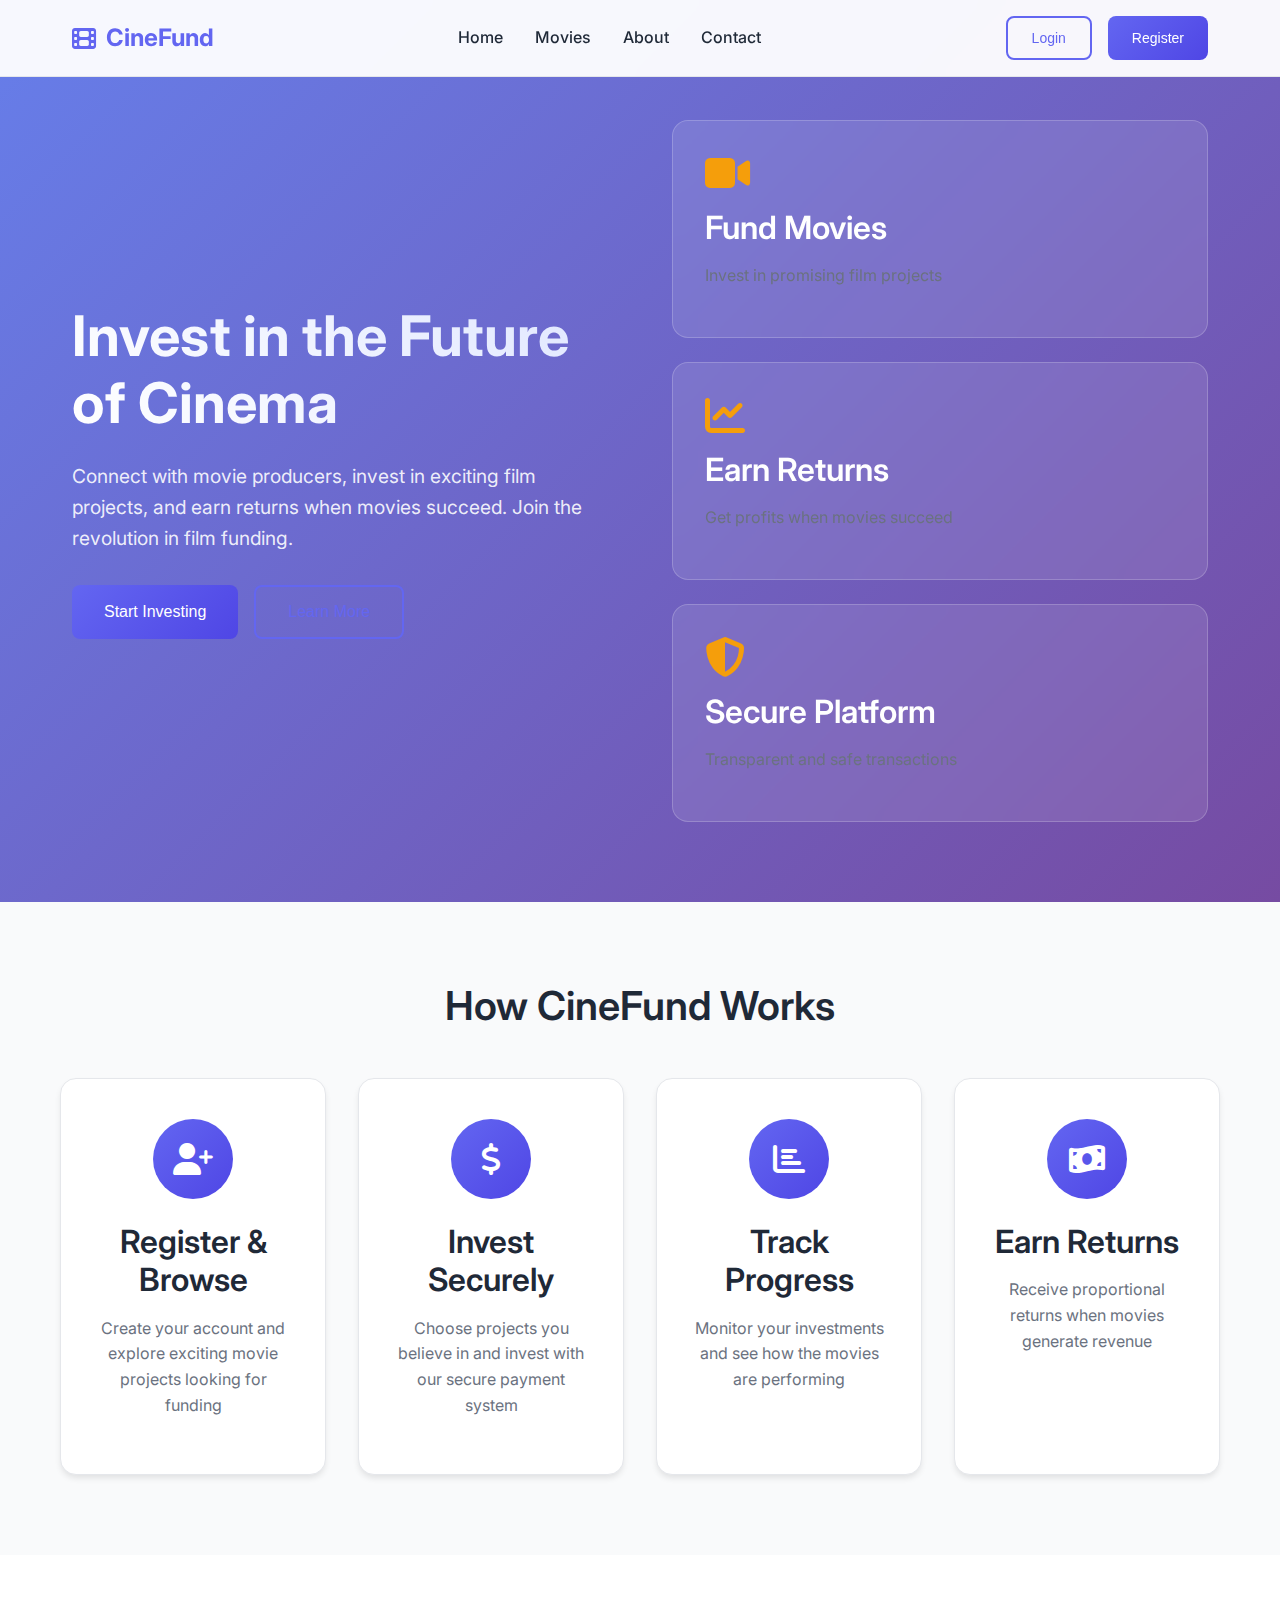
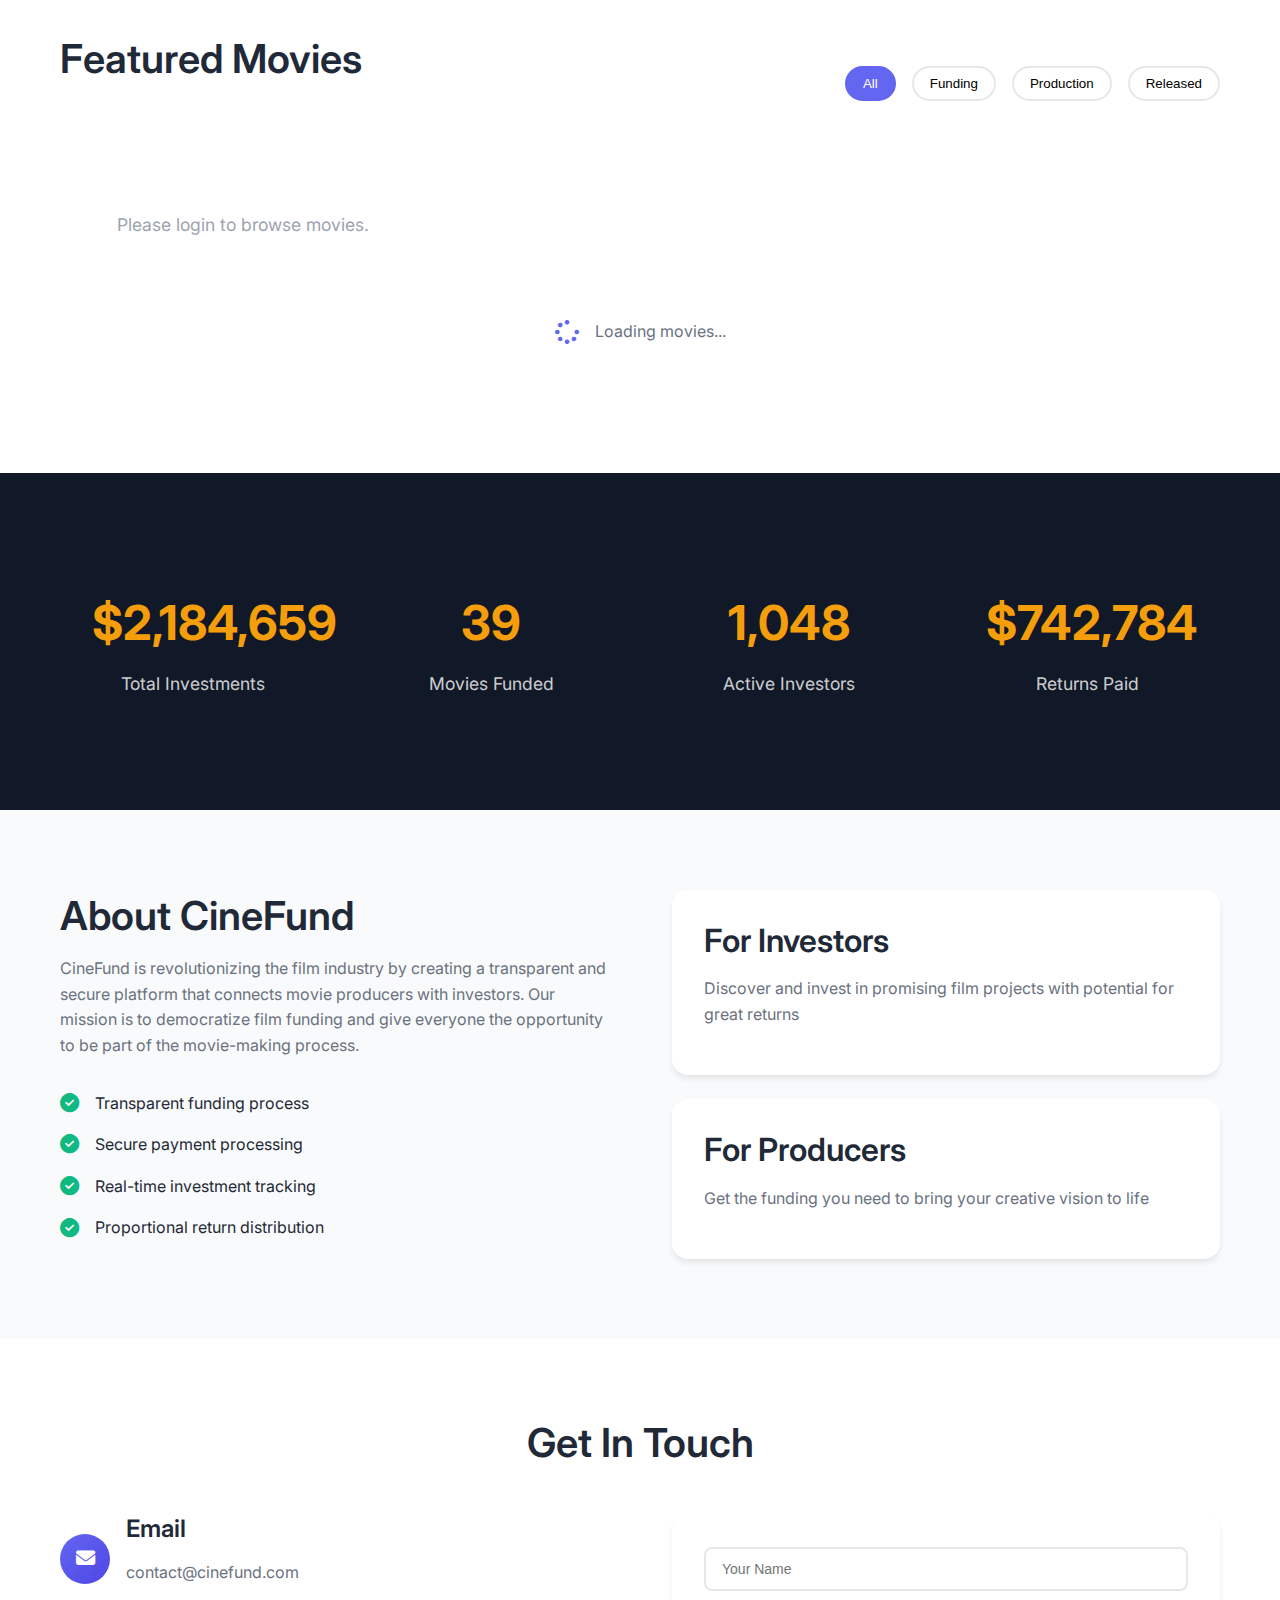
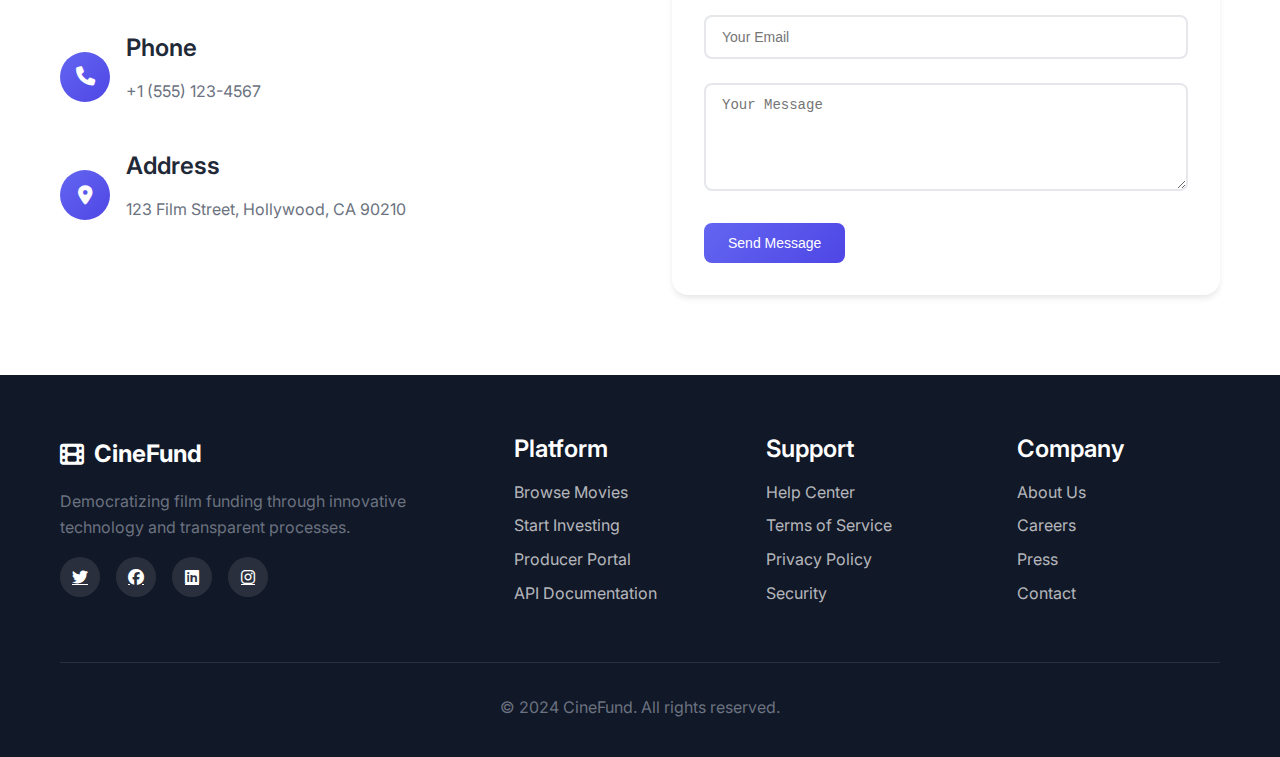
<file: CascadeProjects/personal-website/frontend/index.html>
<!DOCTYPE html>
<html lang="en">
<head>
    <meta charset="UTF-8">
    <meta name="viewport" content="width=device-width, initial-scale=1.0">
    <title>CineFund - Movie Investment Platform</title>
    <link rel="stylesheet" href="css/styles.css">
    <link href="https://fonts.googleapis.com/css2?family=Inter:wght@300;400;500;600;700&display=swap" rel="stylesheet">
    <link rel="stylesheet" href="https://cdnjs.cloudflare.com/ajax/libs/font-awesome/6.4.0/css/all.min.css">
</head>
<body>
    <!-- Navigation -->
    <nav class="navbar">
        <div class="nav-container">
            <div class="nav-logo">
                <i class="fas fa-film"></i>
                <span>CineFund</span>
            </div>
            <ul class="nav-menu">
                <li class="nav-item">
                    <a href="#home" class="nav-link">Home</a>
                </li>
                <li class="nav-item">
                    <a href="#movies" class="nav-link">Movies</a>
                </li>
                <li class="nav-item">
                    <a href="#about" class="nav-link">About</a>
                </li>
                <li class="nav-item">
                    <a href="#contact" class="nav-link">Contact</a>
                </li>
            </ul>
            <div class="nav-auth">
                <button class="btn btn-outline" id="loginBtn">Login</button>
                <button class="btn btn-primary" id="registerBtn">Register</button>
            </div>
            <div class="hamburger">
                <span class="bar"></span>
                <span class="bar"></span>
                <span class="bar"></span>
            </div>
        </div>
    </nav>

    <!-- Hero Section -->
    <section id="home" class="hero">
        <div class="hero-container">
            <div class="hero-content">
                <h1 class="hero-title">Invest in the Future of Cinema</h1>
                <p class="hero-subtitle">Connect with movie producers, invest in exciting film projects, and earn returns when movies succeed. Join the revolution in film funding.</p>
                <div class="hero-buttons">
                    <button class="btn btn-primary btn-large" id="startInvestingBtn">Start Investing</button>
                    <button class="btn btn-outline btn-large" id="learnMoreBtn">Learn More</button>
                </div>
            </div>
            <div class="hero-image">
                <div class="hero-card">
                    <i class="fas fa-video hero-icon"></i>
                    <h3>Fund Movies</h3>
                    <p>Invest in promising film projects</p>
                </div>
                <div class="hero-card">
                    <i class="fas fa-chart-line hero-icon"></i>
                    <h3>Earn Returns</h3>
                    <p>Get profits when movies succeed</p>
                </div>
                <div class="hero-card">
                    <i class="fas fa-shield-alt hero-icon"></i>
                    <h3>Secure Platform</h3>
                    <p>Transparent and safe transactions</p>
                </div>
            </div>
        </div>
    </section>

    <!-- Features Section -->
    <section class="features">
        <div class="container">
            <h2 class="section-title">How CineFund Works</h2>
            <div class="features-grid">
                <div class="feature-card">
                    <div class="feature-icon">
                        <i class="fas fa-user-plus"></i>
                    </div>
                    <h3>Register & Browse</h3>
                    <p>Create your account and explore exciting movie projects looking for funding</p>
                </div>
                <div class="feature-card">
                    <div class="feature-icon">
                        <i class="fas fa-dollar-sign"></i>
                    </div>
                    <h3>Invest Securely</h3>
                    <p>Choose projects you believe in and invest with our secure payment system</p>
                </div>
                <div class="feature-card">
                    <div class="feature-icon">
                        <i class="fas fa-chart-bar"></i>
                    </div>
                    <h3>Track Progress</h3>
                    <p>Monitor your investments and see how the movies are performing</p>
                </div>
                <div class="feature-card">
                    <div class="feature-icon">
                        <i class="fas fa-money-bill-wave"></i>
                    </div>
                    <h3>Earn Returns</h3>
                    <p>Receive proportional returns when movies generate revenue</p>
                </div>
            </div>
        </div>
    </section>

    <!-- Movies Section -->
    <section id="movies" class="movies">
        <div class="container">
            <div class="section-header">
                <h2 class="section-title">Featured Movies</h2>
                <div class="section-filters">
                    <button class="filter-btn active" data-filter="all">All</button>
                    <button class="filter-btn" data-filter="funding">Funding</button>
                    <button class="filter-btn" data-filter="production">Production</button>
                    <button class="filter-btn" data-filter="released">Released</button>
                </div>
            </div>
            <div class="movies-grid" id="moviesGrid">
                <!-- Movies will be loaded dynamically -->
            </div>
            <div class="loading" id="moviesLoading">
                <i class="fas fa-spinner fa-spin"></i>
                <span>Loading movies...</span>
            </div>
        </div>
    </section>

    <!-- Stats Section -->
    <section class="stats">
        <div class="container">
            <div class="stats-grid">
                <div class="stat-card">
                    <div class="stat-number" id="totalInvestments">$0</div>
                    <div class="stat-label">Total Investments</div>
                </div>
                <div class="stat-card">
                    <div class="stat-number" id="totalMovies">0</div>
                    <div class="stat-label">Movies Funded</div>
                </div>
                <div class="stat-card">
                    <div class="stat-number" id="totalInvestors">0</div>
                    <div class="stat-label">Active Investors</div>
                </div>
                <div class="stat-card">
                    <div class="stat-number" id="totalReturns">$0</div>
                    <div class="stat-label">Returns Paid</div>
                </div>
            </div>
        </div>
    </section>

    <!-- About Section -->
    <section id="about" class="about">
        <div class="container">
            <div class="about-content">
                <div class="about-text">
                    <h2>About CineFund</h2>
                    <p>CineFund is revolutionizing the film industry by creating a transparent and secure platform that connects movie producers with investors. Our mission is to democratize film funding and give everyone the opportunity to be part of the movie-making process.</p>
                    <div class="about-features">
                        <div class="about-feature">
                            <i class="fas fa-check-circle"></i>
                            <span>Transparent funding process</span>
                        </div>
                        <div class="about-feature">
                            <i class="fas fa-check-circle"></i>
                            <span>Secure payment processing</span>
                        </div>
                        <div class="about-feature">
                            <i class="fas fa-check-circle"></i>
                            <span>Real-time investment tracking</span>
                        </div>
                        <div class="about-feature">
                            <i class="fas fa-check-circle"></i>
                            <span>Proportional return distribution</span>
                        </div>
                    </div>
                </div>
                <div class="about-image">
                    <div class="about-card">
                        <h3>For Investors</h3>
                        <p>Discover and invest in promising film projects with potential for great returns</p>
                    </div>
                    <div class="about-card">
                        <h3>For Producers</h3>
                        <p>Get the funding you need to bring your creative vision to life</p>
                    </div>
                </div>
            </div>
        </div>
    </section>

    <!-- Contact Section -->
    <section id="contact" class="contact">
        <div class="container">
            <h2 class="section-title">Get In Touch</h2>
            <div class="contact-content">
                <div class="contact-info">
                    <div class="contact-item">
                        <i class="fas fa-envelope"></i>
                        <div>
                            <h4>Email</h4>
                            <p>contact@cinefund.com</p>
                        </div>
                    </div>
                    <div class="contact-item">
                        <i class="fas fa-phone"></i>
                        <div>
                            <h4>Phone</h4>
                            <p>+1 (555) 123-4567</p>
                        </div>
                    </div>
                    <div class="contact-item">
                        <i class="fas fa-map-marker-alt"></i>
                        <div>
                            <h4>Address</h4>
                            <p>123 Film Street, Hollywood, CA 90210</p>
                        </div>
                    </div>
                </div>
                <form class="contact-form" id="contactForm">
                    <div class="form-group">
                        <input type="text" id="contactName" placeholder="Your Name" required>
                    </div>
                    <div class="form-group">
                        <input type="email" id="contactEmail" placeholder="Your Email" required>
                    </div>
                    <div class="form-group">
                        <textarea id="contactMessage" placeholder="Your Message" rows="5" required></textarea>
                    </div>
                    <button type="submit" class="btn btn-primary">Send Message</button>
                </form>
            </div>
        </div>
    </section>

    <!-- Footer -->
    <footer class="footer">
        <div class="container">
            <div class="footer-content">
                <div class="footer-section">
                    <div class="footer-logo">
                        <i class="fas fa-film"></i>
                        <span>CineFund</span>
                    </div>
                    <p>Democratizing film funding through innovative technology and transparent processes.</p>
                    <div class="social-links">
                        <a href="#"><i class="fab fa-twitter"></i></a>
                        <a href="#"><i class="fab fa-facebook"></i></a>
                        <a href="#"><i class="fab fa-linkedin"></i></a>
                        <a href="#"><i class="fab fa-instagram"></i></a>
                    </div>
                </div>
                <div class="footer-section">
                    <h4>Platform</h4>
                    <ul>
                        <li><a href="#">Browse Movies</a></li>
                        <li><a href="#">Start Investing</a></li>
                        <li><a href="#">Producer Portal</a></li>
                        <li><a href="#">API Documentation</a></li>
                    </ul>
                </div>
                <div class="footer-section">
                    <h4>Support</h4>
                    <ul>
                        <li><a href="#">Help Center</a></li>
                        <li><a href="#">Terms of Service</a></li>
                        <li><a href="#">Privacy Policy</a></li>
                        <li><a href="#">Security</a></li>
                    </ul>
                </div>
                <div class="footer-section">
                    <h4>Company</h4>
                    <ul>
                        <li><a href="#">About Us</a></li>
                        <li><a href="#">Careers</a></li>
                        <li><a href="#">Press</a></li>
                        <li><a href="#">Contact</a></li>
                    </ul>
                </div>
            </div>
            <div class="footer-bottom">
                <p>&copy; 2024 CineFund. All rights reserved.</p>
            </div>
        </div>
    </footer>

    <!-- Modals -->
    <!-- Login Modal -->
    <div id="loginModal" class="modal">
        <div class="modal-content">
            <div class="modal-header">
                <h2>Login to CineFund</h2>
                <span class="close" id="closeLogin">&times;</span>
            </div>
            <form id="loginForm" class="auth-form">
                <div class="form-group">
                    <input type="text" id="loginUsername" placeholder="Username or Email" required>
                </div>
                <div class="form-group">
                    <input type="password" id="loginPassword" placeholder="Password" required>
                </div>
                <button type="submit" class="btn btn-primary btn-full">Login</button>
                <p class="auth-switch">Don't have an account? <a href="#" id="switchToRegister">Register here</a></p>
            </form>
        </div>
    </div>

    <!-- Register Modal -->
    <div id="registerModal" class="modal">
        <div class="modal-content">
            <div class="modal-header">
                <h2>Join CineFund</h2>
                <span class="close" id="closeRegister">&times;</span>
            </div>
            <form id="registerForm" class="auth-form">
                <div class="form-row">
                    <div class="form-group">
                        <input type="text" id="registerFirstName" placeholder="First Name" required>
                    </div>
                    <div class="form-group">
                        <input type="text" id="registerLastName" placeholder="Last Name" required>
                    </div>
                </div>
                <div class="form-group">
                    <input type="text" id="registerUsername" placeholder="Username" required>
                </div>
                <div class="form-group">
                    <input type="email" id="registerEmail" placeholder="Email" required>
                </div>
                <div class="form-group">
                    <input type="password" id="registerPassword" placeholder="Password" required>
                </div>
                <div class="form-group">
                    <select id="registerRole" required>
                        <option value="">Select Role</option>
                        <option value="INVESTOR">Investor</option>
                        <option value="PRODUCER">Producer</option>
                    </select>
                </div>
                <button type="submit" class="btn btn-primary btn-full">Register</button>
                <p class="auth-switch">Already have an account? <a href="#" id="switchToLogin">Login here</a></p>
            </form>
        </div>
    </div>

    <!-- Movie Details Modal -->
    <div id="movieModal" class="modal">
        <div class="modal-content modal-large">
            <div class="modal-header">
                <h2 id="movieTitle">Movie Title</h2>
                <span class="close" id="closeMovie">&times;</span>
            </div>
            <div class="movie-details" id="movieDetails">
                <!-- Movie details will be loaded dynamically -->
            </div>
        </div>
    </div>

    <!-- Scripts -->
    <script src="js/api.js"></script>
    <script src="js/auth.js"></script>
    <script src="js/movies.js"></script>
    <script src="js/main.js"></script>
</body>
</html>
</file>
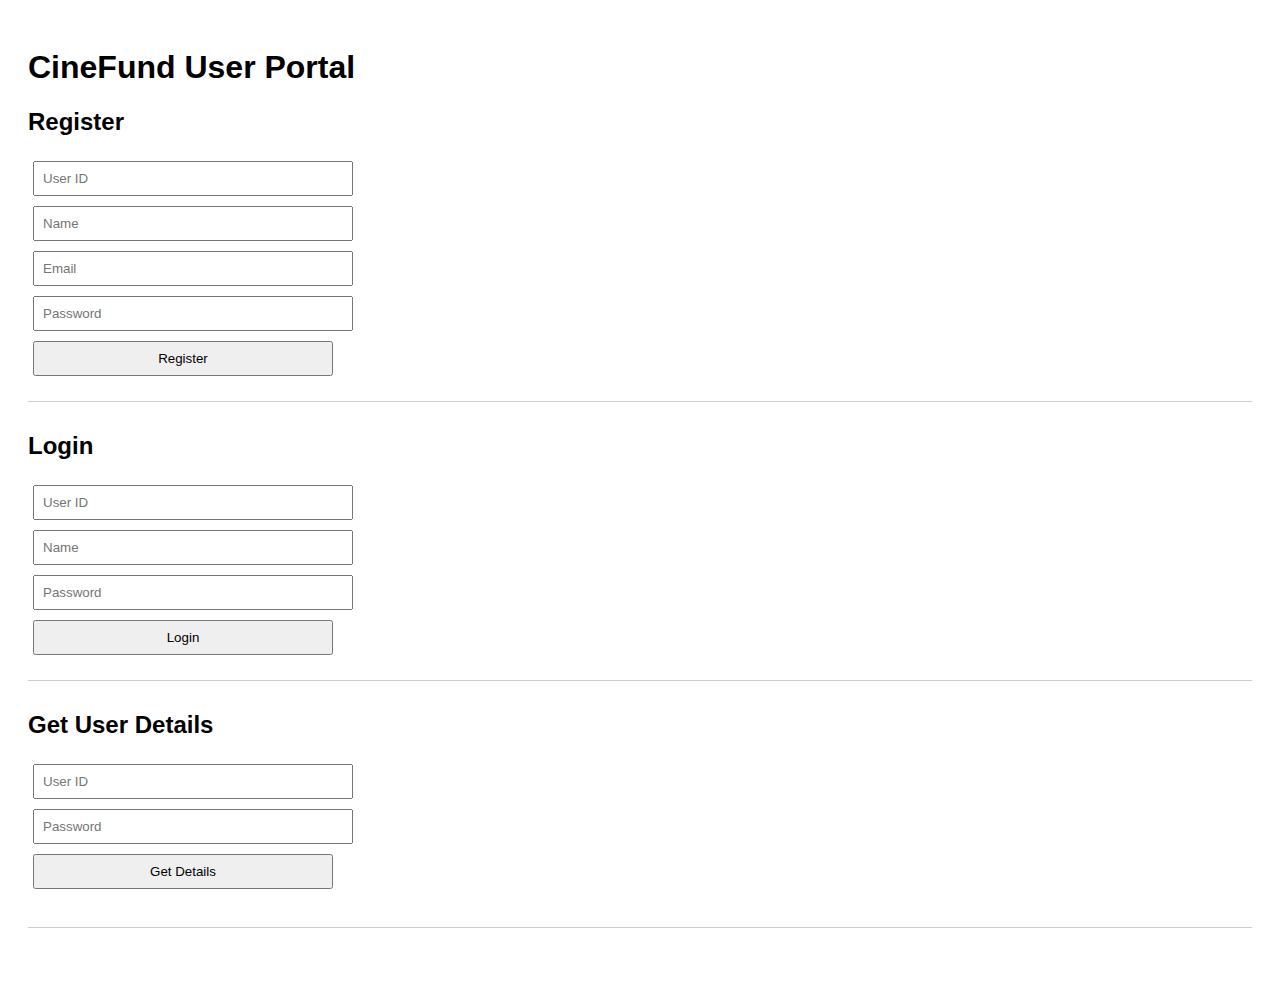
<file: src/main/resources/static/index.html>
<!DOCTYPE html>
<html lang="en">
<head>
  <meta charset="UTF-8">
  <title>CineFund User Portal</title>
  <style>
    body {
      font-family: Arial, sans-serif;
      padding: 20px;
    }
    input, button {
      margin: 5px;
      padding: 8px;
      width: 300px;
    }
    .section {
      margin-bottom: 30px;
      border-bottom: 1px solid #ccc;
      padding-bottom: 20px;
    }
    h2 {
      margin-top: 0;
    }
  </style>
</head>
<body>

  <h1>CineFund User Portal</h1>

  <div class="section">
    <h2>Register</h2>
    <input id="regUserId" placeholder="User ID"><br>
    <input id="regName" placeholder="Name"><br>
    <input id="regEmail" placeholder="Email"><br>
    <input id="regPassword" type="password" placeholder="Password"><br>
    <button onclick="registerUser()">Register</button>
  </div>

  <div class="section">
    <h2>Login</h2>
    <input id="loginUserId" placeholder="User ID"><br>
    <input id="loginName" placeholder="Name"><br>
    <input id="loginPassword" type="password" placeholder="Password"><br>
    <button onclick="loginUser()">Login</button>
  </div>

  <div class="section">
    <h2>Get User Details</h2>
    <input id="getUserId" placeholder="User ID"><br>
    <input id="authPassword" type="password" placeholder="Password"><br>
    <button onclick="getUserDetails()">Get Details</button>
    <pre id="userDetails"></pre>
  </div>

  <script>
    const baseUrl = "/cinefund/user/v";

    function registerUser() {
      const user = {
        userId: document.getElementById("regUserId").value,
        name: document.getElementById("regName").value,
        email: document.getElementById("regEmail").value,
        password: document.getElementById("regPassword").value,
        role: "USER"
      };

      fetch(`${baseUrl}/register`, {
        method: "POST",
        headers: { "Content-Type": "application/json" },
        body: JSON.stringify(user)
      })
      .then(res => res.ok ? alert("Registered successfully!") : alert("Registration failed"))
      .catch(err => console.error(err));
    }

    function loginUser() {
      const user = {
        userId: document.getElementById("loginUserId").value,
        name: document.getElementById("loginName").value,
        password: document.getElementById("loginPassword").value
      };

      fetch(`${baseUrl}/login`, {
        method: "POST",
        headers: { "Content-Type": "application/json" },
        body: JSON.stringify(user)
      })
      .then(res => res.text())
      .then(msg => alert(msg))
      .catch(err => console.error(err));
    }

    function getUserDetails() {
      const userId = document.getElementById("getUserId").value;
      const password = document.getElementById("authPassword").value;

      fetch(`${baseUrl}/users/${userId}`, {
        method: "GET",
        headers: {
          "Authorization": "Basic " + btoa(`${userId}:${password}`)
        }
      })
      .then(res => {
        if (res.status === 401) {
          alert("Unauthorized");
          return;
        }
        return res.json();
      })
      .then(data => {
        document.getElementById("userDetails").textContent = JSON.stringify(data, null, 2);
      })
      .catch(err => console.error(err));
    }
  </script>

</body>
</html>
</file>
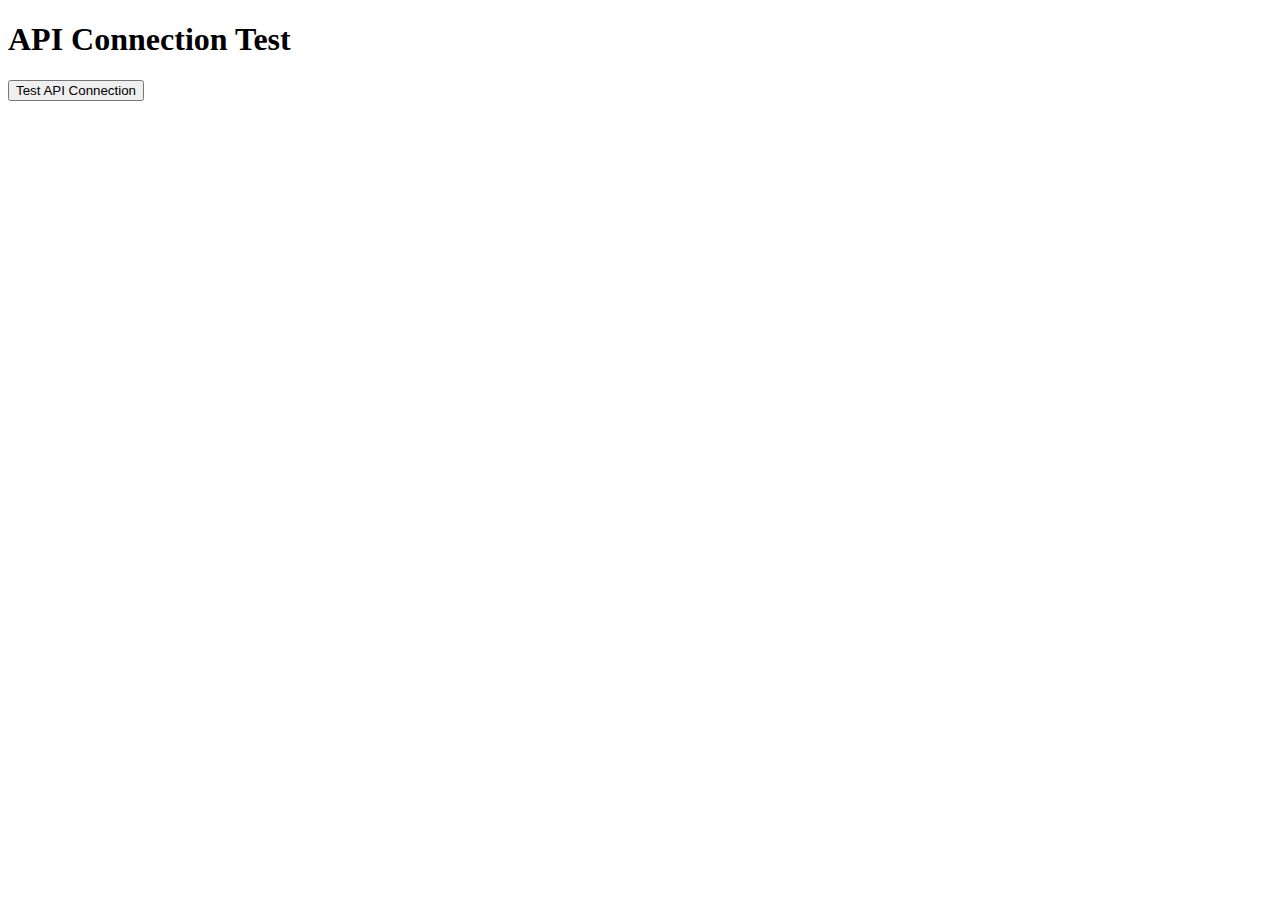
<file: CascadeProjects/personal-website/frontend/test.html>
<!DOCTYPE html>
<html>
<head>
    <title>API Connection Test</title>
</head>
<body>
    <h1>API Connection Test</h1>
    <button id="testBtn">Test API Connection</button>
    <div id="result"></div>

    <script>
        document.getElementById('testBtn').addEventListener('click', async () => {
            const resultDiv = document.getElementById('result');
            resultDiv.innerHTML = 'Testing...';
            
            try {
                console.log('Testing connection to API Gateway...');
                console.log('Current origin:', window.location.origin);
                
                const response = await fetch('http://localhost:8090/api/users/register', {
                    method: 'POST',
                    headers: {
                        'Content-Type': 'application/json'
                    },
                    body: JSON.stringify({
                        username: 'testuser',
                        email: 'test@example.com',
                        password: 'password123',
                        firstName: 'Test',
                        lastName: 'User',
                        role: 'INVESTOR'
                    })
                });
                
                console.log('Response status:', response.status);
                console.log('Response headers:', response.headers);
                
                const data = await response.json();
                console.log('Response data:', data);
                
                resultDiv.innerHTML = `<pre>Status: ${response.status}\nData: ${JSON.stringify(data, null, 2)}</pre>`;
                
            } catch (error) {
                console.error('Connection failed:', error);
                resultDiv.innerHTML = `<pre style="color: red;">Error: ${error.message}\nStack: ${error.stack}</pre>`;
            }
        });
    </script>
</body>
</html>
</file>
<file: CascadeProjects/personal-website/frontend/css/styles.css>
/* Reset and Base Styles */
* {
    margin: 0;
    padding: 0;
    box-sizing: border-box;
}

:root {
    --primary-color: #6366f1;
    --primary-dark: #4f46e5;
    --secondary-color: #f59e0b;
    --accent-color: #10b981;
    --text-primary: #1f2937;
    --text-secondary: #6b7280;
    --text-light: #9ca3af;
    --background: #ffffff;
    --background-light: #f9fafb;
    --background-dark: #111827;
    --border-color: #e5e7eb;
    --shadow: 0 4px 6px -1px rgba(0, 0, 0, 0.1);
    --shadow-lg: 0 20px 25px -5px rgba(0, 0, 0, 0.1);
    --gradient: linear-gradient(135deg, var(--primary-color), var(--primary-dark));
    --border-radius: 8px;
    --transition: all 0.3s ease;
}

body {
    font-family: 'Inter', sans-serif;
    line-height: 1.6;
    color: var(--text-primary);
    background-color: var(--background);
}

.container {
    max-width: 1200px;
    margin: 0 auto;
    padding: 0 20px;
}

/* Typography */
h1, h2, h3, h4, h5, h6 {
    font-weight: 600;
    line-height: 1.2;
    margin-bottom: 1rem;
}

h1 { font-size: 3rem; }
h2 { font-size: 2.5rem; }
h3 { font-size: 2rem; }
h4 { font-size: 1.5rem; }

/* User welcome styles */
.user-welcome {
    color: var(--text-primary);
    font-weight: 500;
    margin-right: 1rem;
}

/* Movies message styles */
.movies-message {
    text-align: center;
    padding: 2rem;
    color: var(--text-light);
    font-size: 1.1rem;
}

/* Movie card styles */
.movie-card {
    background: white;
    border-radius: 12px;
    overflow: hidden;
    box-shadow: var(--shadow);
    transition: transform 0.3s ease, box-shadow 0.3s ease;
    cursor: pointer;
}

.movie-card:hover {
    transform: translateY(-5px);
    box-shadow: var(--shadow-lg);
}

.movie-poster {
    position: relative;
    height: 300px;
    overflow: hidden;
}

.movie-poster img {
    width: 100%;
    height: 100%;
    object-fit: cover;
}

.movie-status {
    position: absolute;
    top: 10px;
    right: 10px;
    padding: 4px 8px;
    border-radius: 4px;
    font-size: 0.8rem;
    font-weight: 600;
    text-transform: uppercase;
}

.movie-status.funding {
    background: #28a745;
    color: white;
}

.movie-status.production {
    background: #ffc107;
    color: #212529;
}

.movie-status.released {
    background: #6f42c1;
    color: white;
}

.movie-info {
    padding: 1.5rem;
}

.movie-title {
    font-size: 1.25rem;
    font-weight: 600;
    margin-bottom: 0.5rem;
    color: var(--text-primary);
}

.movie-producer {
    color: var(--text-light);
    font-size: 0.9rem;
    margin-bottom: 0.5rem;
}

.movie-genre {
    color: var(--primary-color);
    font-size: 0.9rem;
    font-weight: 500;
    margin-bottom: 1rem;
}

.movie-funding {
    margin-top: 1rem;
}

.funding-progress {
    margin-bottom: 0.5rem;
}

.progress-bar {
    width: 100%;
    height: 8px;
    background: #e9ecef;
    border-radius: 4px;
    overflow: hidden;
}

.progress-fill {
    height: 100%;
    background: linear-gradient(90deg, var(--primary-color), var(--accent-color));
    transition: width 0.3s ease;
}

.progress-text {
    font-size: 0.8rem;
    color: var(--text-light);
    margin-top: 0.25rem;
    display: block;
}

.funding-amounts {
    display: flex;
    justify-content: space-between;
    font-size: 0.9rem;
}

.raised {
    font-weight: 600;
    color: var(--primary-color);
}

.target {
    color: var(--text-light);
}

.expected-return {
    margin-top: 0.5rem;
    font-size: 0.9rem;
    color: var(--accent-color);
    font-weight: 500;
}

/* Movie modal styles */
.modal-large {
    max-width: 900px;
}

.movie-detail-content {
    display: grid;
    grid-template-columns: 300px 1fr;
    gap: 2rem;
}

.movie-detail-poster {
    width: 100%;
    border-radius: 8px;
}

.movie-meta {
    display: flex;
    gap: 1rem;
    margin-bottom: 1rem;
}

.movie-description {
    line-height: 1.6;
    margin-bottom: 1.5rem;
}

.movie-details-grid {
    display: grid;
    grid-template-columns: 1fr 1fr;
    gap: 1rem;
    margin-bottom: 2rem;
}

.detail-item {
    padding: 0.5rem 0;
    border-bottom: 1px solid #eee;
}

.funding-section {
    background: #f8f9fa;
    padding: 1.5rem;
    border-radius: 8px;
}

.funding-progress-large {
    margin-bottom: 1.5rem;
}

.progress-bar-large {
    width: 100%;
    height: 12px;
    background: #e9ecef;
    border-radius: 6px;
    overflow: hidden;
    margin-bottom: 0.5rem;
}

.progress-info {
    display: flex;
    justify-content: space-between;
    font-size: 0.9rem;
    font-weight: 500;
}

.investment-section {
    display: flex;
    gap: 1rem;
    align-items: center;
}

.investment-section input {
    flex: 1;
    padding: 0.75rem;
    border: 1px solid #ddd;
    border-radius: 4px;
    font-size: 1rem;
}

/* Responsive design */
@media (max-width: 768px) {
    .movie-detail-content {
        grid-template-columns: 1fr;
        gap: 1rem;
    }
    
    .movie-details-grid {
        grid-template-columns: 1fr;
    }
    
    .investment-section {
        flex-direction: column;
        align-items: stretch;
    }
}

p {
    margin-bottom: 1rem;
    color: var(--text-secondary);
}

/* Buttons */
.btn {
    display: inline-flex;
    align-items: center;
    justify-content: center;
    padding: 12px 24px;
    border: none;
    border-radius: var(--border-radius);
    font-weight: 500;
    text-decoration: none;
    cursor: pointer;
    transition: var(--transition);
    font-size: 14px;
    gap: 8px;
}

.btn-primary {
    background: var(--gradient);
    color: white;
}

.btn-primary:hover {
    transform: translateY(-2px);
    box-shadow: var(--shadow-lg);
}

.btn-outline {
    background: transparent;
    color: var(--primary-color);
    border: 2px solid var(--primary-color);
}

.btn-outline:hover {
    background: var(--primary-color);
    color: white;
}

.btn-large {
    padding: 16px 32px;
    font-size: 16px;
}

.btn-full {
    width: 100%;
}

/* Navigation */
.navbar {
    position: fixed;
    top: 0;
    width: 100%;
    background: rgba(255, 255, 255, 0.95);
    backdrop-filter: blur(10px);
    border-bottom: 1px solid var(--border-color);
    z-index: 1000;
    transition: var(--transition);
}

.nav-container {
    display: flex;
    justify-content: space-between;
    align-items: center;
    padding: 1rem 2rem;
    max-width: 1200px;
    margin: 0 auto;
}

.nav-logo {
    display: flex;
    align-items: center;
    gap: 10px;
    font-size: 1.5rem;
    font-weight: 700;
    color: var(--primary-color);
}

.nav-menu {
    display: flex;
    list-style: none;
    gap: 2rem;
}

.nav-link {
    color: var(--text-primary);
    text-decoration: none;
    font-weight: 500;
    transition: var(--transition);
}

.nav-link:hover {
    color: var(--primary-color);
}

.nav-auth {
    display: flex;
    gap: 1rem;
}

.hamburger {
    display: none;
    flex-direction: column;
    cursor: pointer;
}

.bar {
    width: 25px;
    height: 3px;
    background: var(--text-primary);
    margin: 3px 0;
    transition: var(--transition);
}

/* Hero Section */
.hero {
    padding: 120px 0 80px;
    background: linear-gradient(135deg, #667eea 0%, #764ba2 100%);
    color: white;
    overflow: hidden;
}

.hero-container {
    display: grid;
    grid-template-columns: 1fr 1fr;
    gap: 4rem;
    align-items: center;
    max-width: 1200px;
    margin: 0 auto;
    padding: 0 2rem;
}

.hero-title {
    font-size: 3.5rem;
    font-weight: 700;
    margin-bottom: 1.5rem;
    background: linear-gradient(45deg, #fff, #e0e7ff);
    -webkit-background-clip: text;
    -webkit-text-fill-color: transparent;
}

.hero-subtitle {
    font-size: 1.2rem;
    margin-bottom: 2rem;
    color: rgba(255, 255, 255, 0.9);
}

.hero-buttons {
    display: flex;
    gap: 1rem;
    flex-wrap: wrap;
}

.hero-image {
    display: grid;
    grid-template-columns: 1fr;
    gap: 1.5rem;
}

.hero-card {
    background: rgba(255, 255, 255, 0.1);
    backdrop-filter: blur(10px);
    padding: 2rem;
    border-radius: 16px;
    border: 1px solid rgba(255, 255, 255, 0.2);
    transition: var(--transition);
}

.hero-card:hover {
    transform: translateY(-5px);
    background: rgba(255, 255, 255, 0.15);
}

.hero-icon {
    font-size: 2.5rem;
    margin-bottom: 1rem;
    color: var(--secondary-color);
}

/* Features Section */
.features {
    padding: 80px 0;
    background: var(--background-light);
}

.section-title {
    text-align: center;
    margin-bottom: 3rem;
    color: var(--text-primary);
}

.features-grid {
    display: grid;
    grid-template-columns: repeat(auto-fit, minmax(250px, 1fr));
    gap: 2rem;
}

.feature-card {
    background: white;
    padding: 2.5rem 2rem;
    border-radius: 16px;
    text-align: center;
    box-shadow: var(--shadow);
    transition: var(--transition);
    border: 1px solid var(--border-color);
}

.feature-card:hover {
    transform: translateY(-5px);
    box-shadow: var(--shadow-lg);
}

.feature-icon {
    width: 80px;
    height: 80px;
    background: var(--gradient);
    border-radius: 50%;
    display: flex;
    align-items: center;
    justify-content: center;
    margin: 0 auto 1.5rem;
    color: white;
    font-size: 2rem;
}

/* Movies Section */
.movies {
    padding: 80px 0;
}

.section-header {
    display: flex;
    justify-content: space-between;
    align-items: center;
    margin-bottom: 3rem;
    flex-wrap: wrap;
    gap: 1rem;
}

.section-filters {
    display: flex;
    gap: 1rem;
    flex-wrap: wrap;
}

.filter-btn {
    padding: 8px 16px;
    border: 2px solid var(--border-color);
    background: white;
    border-radius: 25px;
    cursor: pointer;
    transition: var(--transition);
    font-weight: 500;
}

.filter-btn.active,
.filter-btn:hover {
    background: var(--primary-color);
    color: white;
    border-color: var(--primary-color);
}

.movies-grid {
    display: grid;
    grid-template-columns: repeat(auto-fill, minmax(300px, 1fr));
    gap: 2rem;
}

.movie-card {
    background: white;
    border-radius: 16px;
    overflow: hidden;
    box-shadow: var(--shadow);
    transition: var(--transition);
    cursor: pointer;
}

.movie-card:hover {
    transform: translateY(-5px);
    box-shadow: var(--shadow-lg);
}

.movie-poster {
    width: 100%;
    height: 200px;
    background: var(--gradient);
    display: flex;
    align-items: center;
    justify-content: center;
    color: white;
    font-size: 3rem;
}

.movie-content {
    padding: 1.5rem;
}

.movie-title {
    font-size: 1.25rem;
    margin-bottom: 0.5rem;
    color: var(--text-primary);
}

.movie-description {
    color: var(--text-secondary);
    margin-bottom: 1rem;
    display: -webkit-box;
    -webkit-line-clamp: 3;
    -webkit-box-orient: vertical;
    overflow: hidden;
}

.movie-meta {
    display: flex;
    justify-content: space-between;
    align-items: center;
    margin-bottom: 1rem;
}

.movie-budget,
.movie-raised {
    font-size: 0.9rem;
    color: var(--text-secondary);
}

.movie-progress {
    width: 100%;
    height: 6px;
    background: var(--border-color);
    border-radius: 3px;
    overflow: hidden;
    margin-bottom: 1rem;
}

.movie-progress-bar {
    height: 100%;
    background: var(--gradient);
    transition: width 0.3s ease;
}

.movie-status {
    display: inline-block;
    padding: 4px 12px;
    border-radius: 20px;
    font-size: 0.8rem;
    font-weight: 500;
    text-transform: uppercase;
}

.status-funding {
    background: #fef3c7;
    color: #92400e;
}

.status-production {
    background: #dbeafe;
    color: #1e40af;
}

.status-released {
    background: #d1fae5;
    color: #065f46;
}

/* Stats Section */
.stats {
    padding: 80px 0;
    background: var(--background-dark);
    color: white;
}

.stats-grid {
    display: grid;
    grid-template-columns: repeat(auto-fit, minmax(200px, 1fr));
    gap: 2rem;
}

.stat-card {
    text-align: center;
    padding: 2rem;
}

.stat-number {
    font-size: 3rem;
    font-weight: 700;
    color: var(--secondary-color);
    margin-bottom: 0.5rem;
}

.stat-label {
    font-size: 1.1rem;
    color: rgba(255, 255, 255, 0.8);
}

/* About Section */
.about {
    padding: 80px 0;
    background: var(--background-light);
}

.about-content {
    display: grid;
    grid-template-columns: 1fr 1fr;
    gap: 4rem;
    align-items: center;
}

.about-features {
    margin-top: 2rem;
}

.about-feature {
    display: flex;
    align-items: center;
    gap: 1rem;
    margin-bottom: 1rem;
}

.about-feature i {
    color: var(--accent-color);
    font-size: 1.2rem;
}

.about-image {
    display: grid;
    gap: 1.5rem;
}

.about-card {
    background: white;
    padding: 2rem;
    border-radius: 16px;
    box-shadow: var(--shadow);
}

/* Contact Section */
.contact {
    padding: 80px 0;
}

.contact-content {
    display: grid;
    grid-template-columns: 1fr 1fr;
    gap: 4rem;
}

.contact-item {
    display: flex;
    align-items: center;
    gap: 1rem;
    margin-bottom: 2rem;
}

.contact-item i {
    width: 50px;
    height: 50px;
    background: var(--gradient);
    color: white;
    border-radius: 50%;
    display: flex;
    align-items: center;
    justify-content: center;
    font-size: 1.2rem;
}

.contact-form {
    background: white;
    padding: 2rem;
    border-radius: 16px;
    box-shadow: var(--shadow);
}

.form-group {
    margin-bottom: 1.5rem;
}

.form-row {
    display: grid;
    grid-template-columns: 1fr 1fr;
    gap: 1rem;
}

.form-group input,
.form-group select,
.form-group textarea {
    width: 100%;
    padding: 12px 16px;
    border: 2px solid var(--border-color);
    border-radius: var(--border-radius);
    font-size: 14px;
    transition: var(--transition);
}

.form-group input:focus,
.form-group select:focus,
.form-group textarea:focus {
    outline: none;
    border-color: var(--primary-color);
}

/* Footer */
.footer {
    background: var(--background-dark);
    color: white;
    padding: 60px 0 20px;
}

.footer-content {
    display: grid;
    grid-template-columns: 2fr 1fr 1fr 1fr;
    gap: 3rem;
    margin-bottom: 3rem;
}

.footer-logo {
    display: flex;
    align-items: center;
    gap: 10px;
    font-size: 1.5rem;
    font-weight: 700;
    margin-bottom: 1rem;
}

.footer-section h4 {
    margin-bottom: 1rem;
    color: white;
}

.footer-section ul {
    list-style: none;
}

.footer-section ul li {
    margin-bottom: 0.5rem;
}

.footer-section ul li a {
    color: rgba(255, 255, 255, 0.7);
    text-decoration: none;
    transition: var(--transition);
}

.footer-section ul li a:hover {
    color: var(--secondary-color);
}

.social-links {
    display: flex;
    gap: 1rem;
    margin-top: 1rem;
}

.social-links a {
    width: 40px;
    height: 40px;
    background: rgba(255, 255, 255, 0.1);
    border-radius: 50%;
    display: flex;
    align-items: center;
    justify-content: center;
    color: white;
    transition: var(--transition);
}

.social-links a:hover {
    background: var(--primary-color);
}

.footer-bottom {
    border-top: 1px solid rgba(255, 255, 255, 0.1);
    padding-top: 2rem;
    text-align: center;
    color: rgba(255, 255, 255, 0.7);
}

/* Modals */
.modal {
    display: none;
    position: fixed;
    z-index: 2000;
    left: 0;
    top: 0;
    width: 100%;
    height: 100%;
    background-color: rgba(0, 0, 0, 0.5);
    backdrop-filter: blur(5px);
}

.modal-content {
    background-color: white;
    margin: 5% auto;
    padding: 0;
    border-radius: 16px;
    width: 90%;
    max-width: 500px;
    box-shadow: var(--shadow-lg);
    animation: modalSlideIn 0.3s ease;
}

.modal-large {
    max-width: 800px;
}

.modal-header {
    display: flex;
    justify-content: space-between;
    align-items: center;
    padding: 2rem 2rem 1rem;
    border-bottom: 1px solid var(--border-color);
}

.close {
    color: var(--text-light);
    font-size: 28px;
    font-weight: bold;
    cursor: pointer;
    transition: var(--transition);
}

.close:hover {
    color: var(--text-primary);
}

.auth-form {
    padding: 2rem;
}

.auth-switch {
    text-align: center;
    margin-top: 1rem;
    color: var(--text-secondary);
}

.auth-switch a {
    color: var(--primary-color);
    text-decoration: none;
}

/* Loading */
.loading {
    display: flex;
    align-items: center;
    justify-content: center;
    gap: 1rem;
    padding: 3rem;
    color: var(--text-secondary);
}

.loading i {
    font-size: 1.5rem;
    color: var(--primary-color);
}

/* Animations */
@keyframes modalSlideIn {
    from {
        opacity: 0;
        transform: translateY(-50px);
    }
    to {
        opacity: 1;
        transform: translateY(0);
    }
}

/* Responsive Design */
@media (max-width: 768px) {
    .hamburger {
        display: flex;
    }
    
    .nav-menu {
        position: fixed;
        left: -100%;
        top: 70px;
        flex-direction: column;
        background-color: white;
        width: 100%;
        text-align: center;
        transition: 0.3s;
        box-shadow: var(--shadow);
        padding: 2rem 0;
    }
    
    .nav-menu.active {
        left: 0;
    }
    
    .nav-auth {
        display: none;
    }
    
    .hero-container {
        grid-template-columns: 1fr;
        text-align: center;
    }
    
    .hero-title {
        font-size: 2.5rem;
    }
    
    .about-content,
    .contact-content,
    .footer-content {
        grid-template-columns: 1fr;
    }
    
    .section-header {
        flex-direction: column;
        align-items: stretch;
    }
    
    .form-row {
        grid-template-columns: 1fr;
    }
    
    .hero-buttons {
        justify-content: center;
    }
    
    .movies-grid {
        grid-template-columns: 1fr;
    }
}

@media (max-width: 480px) {
    .container {
        padding: 0 15px;
    }
    
    .hero {
        padding: 100px 0 60px;
    }
    
    .hero-title {
        font-size: 2rem;
    }
    
    .section-title {
        font-size: 2rem;
    }
    
    .modal-content {
        margin: 10% auto;
        width: 95%;
    }
}
</file>
